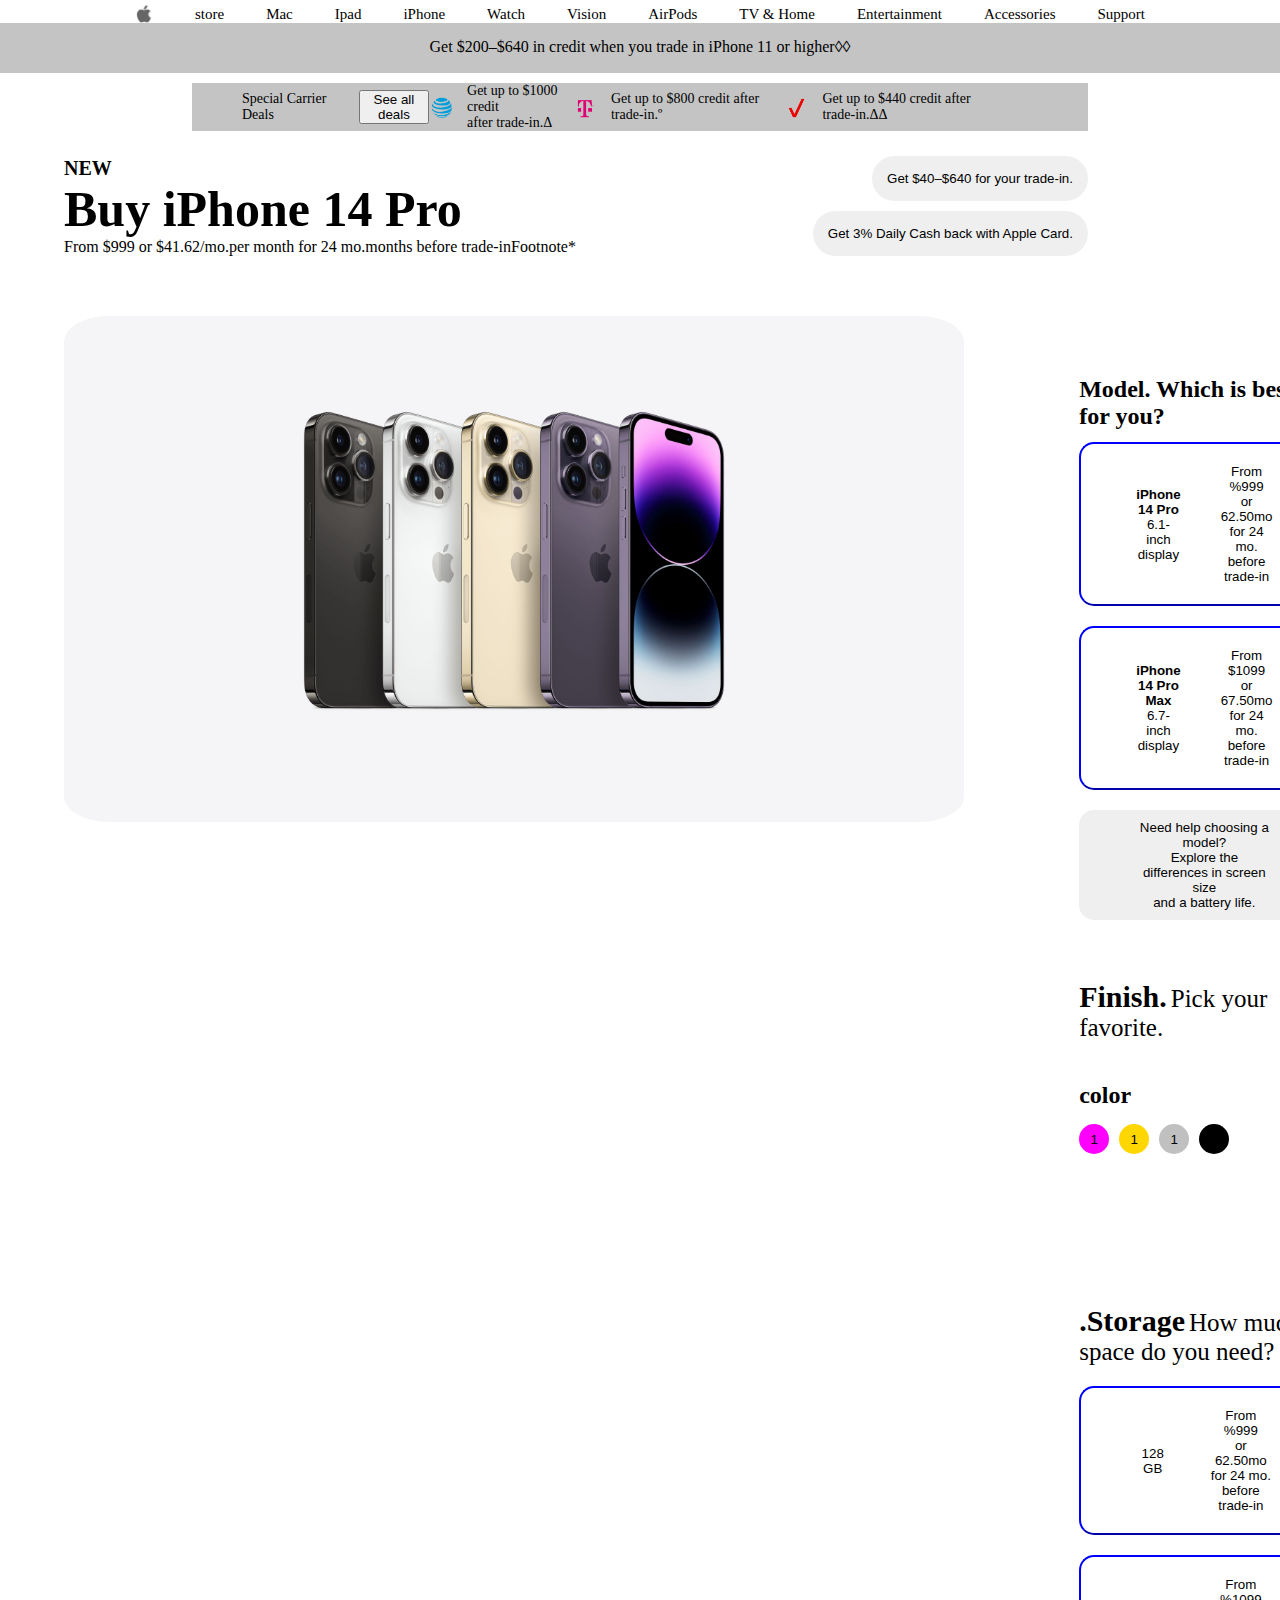
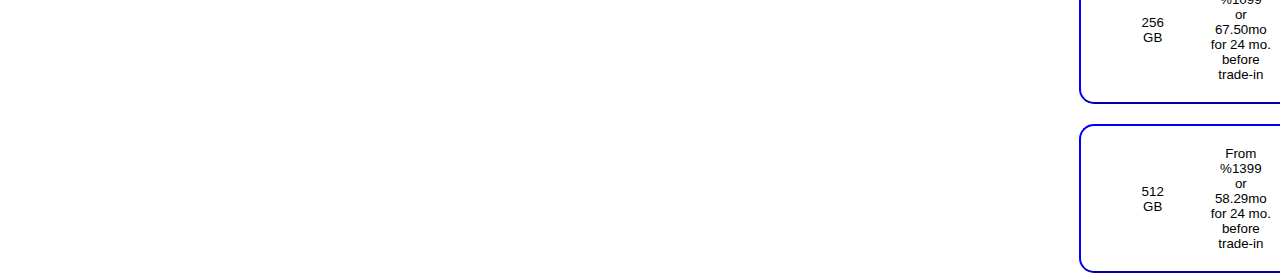
<file: index.html>
<!DOCTYPE html>
<html lang="en">

<head>
    <meta charset="UTF-8">
    <meta name="viewport" content="width=device-width, initial-scale=1.0">
    <title>Document</title>
    <link rel="stylesheet" href="css/style.css">
</head>

<body>


    <header>
        <div class="container">
            <div class="header_box">
                <nav class="menu">

                    <img src="logo/knowledge_graph_logo.png" alt="" width="18">

                    <a href="#">store</a>
                    <a class="A" href="index2.html">Mac</a>
                    <a href="#">Ipad</a>
                    <a href="#">iPhone</a>
                    <a href="#">Watch</a>
                    <a href="#">Vision</a>
                    <a href="#">AirPods</a>
                    <a href="#">TV & Home</a>
                    <a href="#">Entertainment</a>
                    <a href="#">Accessories</a>
                    <a href="#">Support</a>
                </nav>
            </div>

        </div>
        <div class="credit">
            <p>Get $200–$640 in credit when you trade in iPhone 11 or higher◊◊</p>
        </div>

        <div class="deals">
            <div class="deals_flex">
                <div class="logo2">
                    <p>Special Carrier Deals</p>
                    <button class="open">See all deals</button>




                </div>
                <div class="logo1">
                    <img src="logo/desktop-bfe-iphone-step1-bugatti-banner-att.png" alt="" width="25px">
                    <p>Get up to $1000 credit <br> after trade‑in.Δ</p>
                </div>
                <div class="logo1">
                    <img src="logo/desktop-bfe-iphone-step1-bugatti-banner-tmobile.png" alt="" width="25px">
                    <p>Get up to $800 credit after trade‑in.º</p>
                </div>
                <div class="logo1">
                    <img src="logo/desktop-bfe-iphone-step1-bugatti-banner-verizon.png" alt="" width="25px">
                    <p>Get up to $440 credit after trade‑in.ΔΔ</p>
                </div>
            </div>
        </div>
    </header>

    <div class="Buy">
        <div class="buy_right">
            <p>NEW</p>
            <h1>Buy iPhone 14 Pro</h1>
            <p1>From $999 or $41.62/mo.per month for 24 mo.months before trade‑inFootnote*</p1>
        </div>
        <div class="buy_left">
            <button>Get $40–$640 for your trade-in.</button>
            <button>Get 3% Daily Cash back with Apple Card.</button>
        </div>
    </div>

    <div class="main">
        <div class="left_right">
            <div class="left">

                <div class="picture">
                    <img src="img/iphone-14-pro-finish-select-202209-6-1inch_GEO_US.jpg" alt="">
                </div>
            </div>




            <div class="right">
                <h2>Model. Which is best for you?</h2>

                <div class="iphone_btns">
                    <div class="button_first">
                        <button>
                            <p_left>
                                <span class="span1">iPhone 14 Pro</span> <br>
                                <span>6.1-inch display</span>
                            </p_left>
                            <p_right>
                                <span>From %999 <br>or 62.50mo <br>for 24 mo. <br>before trade-in</span>
                            </p_right>
                        </button>
                    </div>
                    <div class="button_second">
                        <button>
                            <p_left>
                                <span class="span1">iPhone 14 Pro Max</span> <br>
                                <span>6.7-inch display</span>
                            </p_left>
                            <p_right>
                                <span>From $1099 <br>or 67.50mo <br>for 24 mo. <br>before trade-in</span>
                            </p_right>
                        </button>
                    </div>
                    <div class="button_third">
                        <button>
                            <span>Need help choosing a model?</span> <br>
                            <p>Explore the differences in screen size <br>and a battery life.</p>
                        </button>
                    </div>
                </div>
                <div class="colors">
                    <span class="span_space">Finish.</span>
                    <span class="pre_span">Pick your favorite.</span>
                    <div class="color">
                        <h2>color</h2>
                        <div class="four_colors">
                            <button class="deep">1</button>
                            <button class="gold">1</button>
                            <button class="silver">1</button>
                            <button class="black">1</button>
                        </div>
                    </div>
                </div>

                <div class="space">
                    <div class="space_h2">
                        <span class="span_space">.Storage</span>
                        <span class="pre_span">How much space do you need?</span>
                    </div>
                </div>
                <div class="b_first">
                    <div class="button_first">
                        <button>
                            <p_left>
                                <span>128 GB </span>
                            </p_left>
                            <p_right>
                                <span>From %999 <br>or 62.50mo <br>for 24 mo. <br>before trade-in</span>
                            </p_right>
                        </button>
                    </div>
                    <div class="button_second">
                        <button>
                            <p_left>
                                <span>256 GB </span>
                            </p_left>
                            <p_right>
                                <span>From %1099 <br>or 67.50mo <br>for 24 mo. <br>before trade-in</span>
                            </p_right>
                        </button>
                    </div>
                    <div class="button_three">
                        <button>
                            <p_left>
                                <span>512 GB </span>
                            </p_left>
                            <p_right>
                                <span>From %1399 <br>or 58.29mo <br>for 24 mo. <br>before trade-in</span>
                            </p_right>
                        </button>
                    </div>
                </div>
            </div>
        </div>
    </div>

    <style>
        * {
            padding: 0;
            margin: 0;
            box-sizing: border-box;
        }

        .model {
            width: 500px;
            height: fit-content;
            padding: 20px;
            border-radius: 14px;
            box-shadow: 8px 8px 10px #c4c4c4;
            position: absolute;
            top: 50%;
            left: 50%;
            translate: -50% -50%;
            background-color: white;
            display: none;

        }

        .modal_bg {
            display: none;
            width: 100%;
            position: absolute;
            top: 0px;
            height: 100%;
            left: 0px;
            height: 100%;
            background-color: rgba(0, 0, 0, .5);
        }

        .modal_window {
            position: absolute;
            display: none;
            left: 50%;
            top: 50%;
            translate: -50% -50%;
            z-index: 99;
            background-color: #fff;
        }

        .modal_window h1 {
            padding: 30px 0px 50px 50px;
            font-family: Inter;
            font-size: 37px;
            font-weight: 600;
            line-height: 44px;
            letter-spacing: 0em;
            text-align: center;
        }

        .window_p {
            font-family: Inter;
            font-size: 18px;
            font-weight: 400;
            line-height: 25px;
            letter-spacing: -0.37400001287460327px;
            text-align: center;
            padding: 40px;
        }

        .window_btn1 {
            background: url(img/Tab\ -\ AT&amp;T\ →\ att-special-deals-selected.png);
        }
    </style>


    <!-- 
    <div class="see">
        <div class="model_bg"></div>
        <div class="model">
            <h1></h1>
        </div>
    </div> -->


    
    <div class="modal_bg">
        <div class="modal">
            <div class="modal_window">
                <button class="close">close</button>
                <div class="window_text">
                    <h1>Incredible carrier deals? We’ve got ‘em right here. 😎</h1>
                    <p class="window_p">When you buy your new iPhone from Apple, you can still get a sweet carrier deal.
                        Just select your trade-in to see how much you can save. Have questions? No worries,
                        our iPhone Specialists are here to help.</p>
                </div>
                <div class="window_buttons">
                    <button class="window_btn1"></button>
                    <button></button>
                    <button></button>
                </div>
            </div>
        </div> 
    </div>


    <script src="index.js"></script>
</body>

</html>
</file>
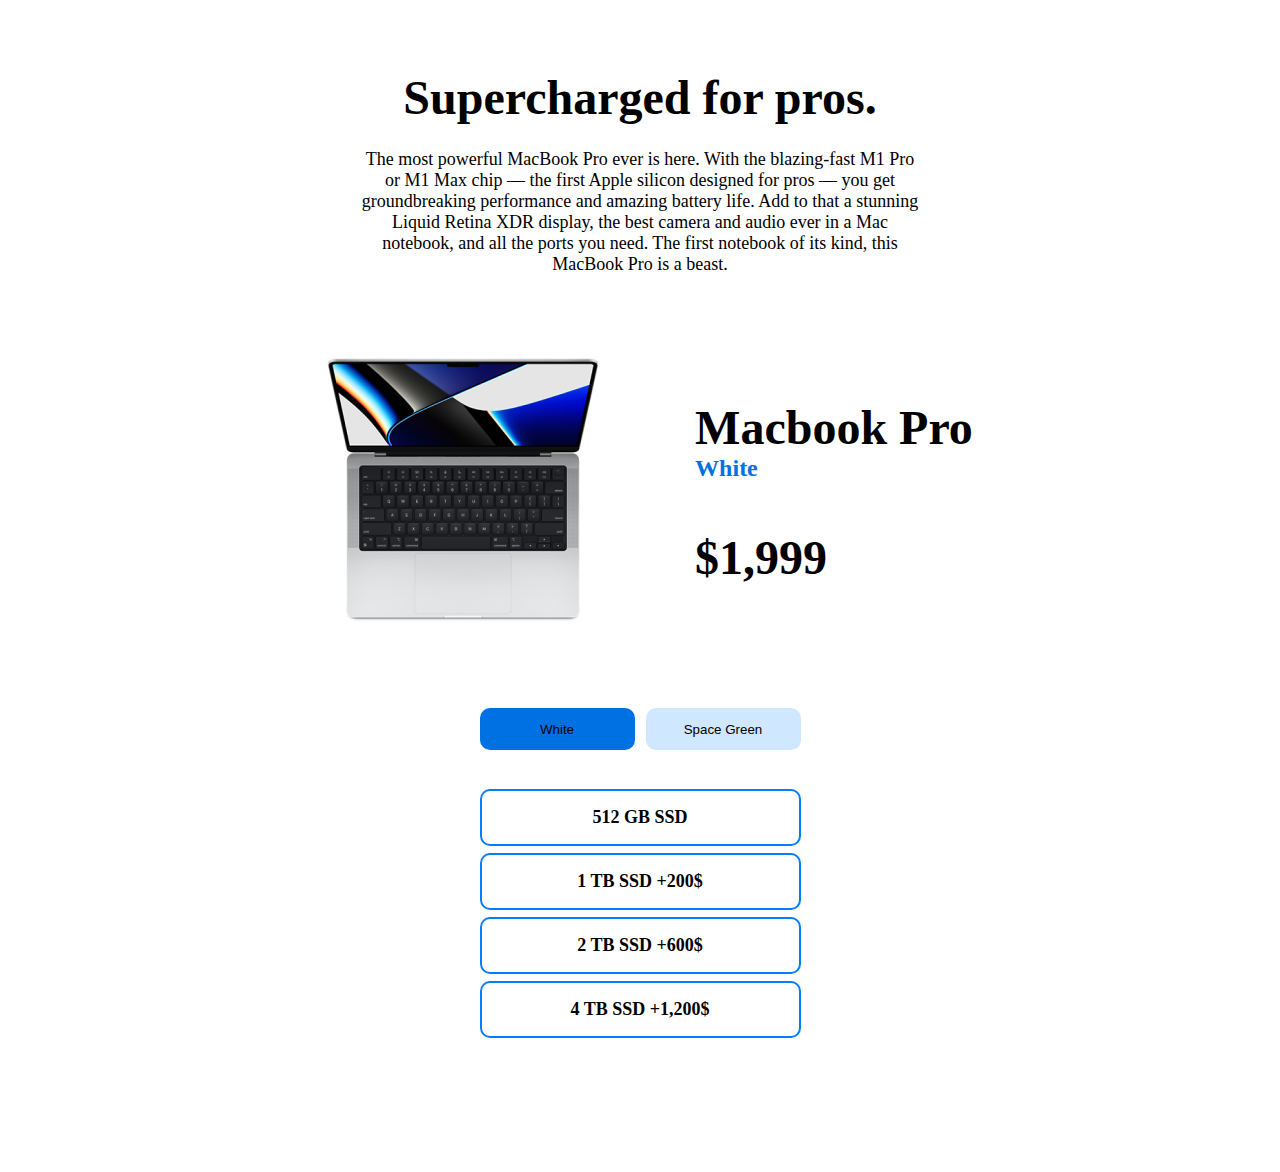
<file: index2.html>
<!DOCTYPE html>
<html lang="en">
<head>
    <meta charset="UTF-8">
    <meta name="viewport" content="width=device-width, initial-scale=1.0">
    <title>Document</title>
    <link rel="stylesheet" href="css/style2.css">
</head>
<body>

    <div class="MacBook">
        <div class="macbook_h1">
            <h1>Supercharged for pros.</h1>
        <p>The most powerful MacBook Pro ever is here. With the blazing-fast M1 Pro or M1 Max chip — the first Apple silicon designed for pros — you get groundbreaking performance and amazing battery life. Add to that a stunning Liquid Retina XDR display, the best camera and audio ever in a Mac notebook, and all the ports you need. The first notebook of its kind, this MacBook Pro is a beast.</p>
        </div>
        <div class="left_right">
            <div class="right">
                <div>
                    <img class="picture" src="img/mbp14-silver-select-202110 1.png" alt="">
                </div>
            </div>
    
            <div class="left">
                <h1>Macbook Pro</h1>
                <div class="p1">
                    <p>White</p>
                </div>
                <div class="p2">
                    <p>$1,999</p>
                </div>
            </div>
        </div>
    </div>

    <div class="buttons_right_left">
        <div class="right_button">
            <button data-col="white">White</button>
        </div>
        <div class="left_button">
            <button data-col="silver">Space Green</button>
        </div>
    </div>

    <div class="storage">
        <button data-add="200">512 GB SSD</button>
        <button data-add="200">1 TB SSD +200$</button>
        <button data-add="600">2 TB SSD +600$</button>
        <button data-add="1,200">4 TB SSD +1,200$</button>
    </div>

    <script src="index2.js"></script>
    
</body>
</html>
</file>
<file: css/style.css>
/* * {
    margin: 0;
    height: 0;
    box-sizing: border-box;
}

.container {
    width: 100%;
    height: 100%;
    display: flex;
    align-items: center;
    justify-content: space-between;
    flex-wrap: wrap;
    gap: 3px;
}

.container .box {
    width: 70px;
    height: 70px;
    border: 1px solid black;
    border-radius: 10px;
    box-shadow: 0px 0px 10px rgb(200, 198, 198);
}

.active {
    animation: colors 1s infinite ;
}

@keyframes colors {
    0% {
        background-color: rgb(0, 255, 255);
    }
    50% {
        background-color: green;
    }
    75% {
        background-color: skyblue;
    }
    100% {
        background-color: pink;
    }
} */

.container {
    width: 1020px;
    margin: 0 auto;
}

header {
    padding: 5px 0;
}

.header_box {
    display: flex;
    align-items: center;
    justify-content: space-between;
}

.menu {
    display: flex;
    align-items: center;
    justify-content: center;
    gap: 42px;
    width: 100%;
}

.menu a{
    color: black;
    text-decoration: none;
    font-size: 15px;
    font-weight: 500;
}

.credit {
    background-color: #c4c4c4;
    width: 100%;
    height: 50px;
    text-align: center;
    margin: 0 auto;
}

.credit p {
    padding-top: 15px;
    text-align: center;
}

.deals {
    width: 70%;
    margin: 0 auto;
    padding-top: 10px;
}

.deals_flex {
    display: flex;
    align-items: center;
    justify-content: space-between;
    background-color: #c4c4c4;
    padding-left: 50px;
    padding-right: 80px;
}

.logo1 {
    display: flex;
    align-items: center;
    justify-content: space-between;
    gap: 13px;
    font-size: 14px;
}

.logo2 {
    display: flex;
    align-items: center;
    justify-content: space-between;
    gap: 13px;
    font-size: 14px;
}

.main {
    width: 100%;
}

.left_right {
    display: flex;
    width: 90%;
    margin: 0 auto;
}

.right {
    padding-top: 100px;
}


.Buy p{
    font-size: 20px;
    font-weight: 700;
}

.Buy h1 {
    font-size: 50px;
}

.picture {
    padding-top: 40px;
}

.picture img {
    border-radius: 5%;
    width: 900px;
    text-decoration: 3s;
}

.Buy {
    width: 90%;
    padding: 20px;
    padding-left: 5%;
    padding-right: 5%;
}

.Buy {
    display: flex;
    align-items: center;
    justify-content: space-between;
}

.buy_left {
    display: flex;
    align-items: flex-end;
    flex-direction: column;
    gap: 10px;
}

.buy_left button {
    padding: 15px;
    border-radius: 100px;
    border: none;
    cursor: pointer;
}

.left {
    padding-right: 10%;
}

.picture{
    top: 20px;
    position: sticky;
}

.span1 {
    font-weight: 600;
}

.iphone_btns {
    padding-top: 12px;
}

.button_second {
    padding-top: 20px;
}

.button_first button {
    background-color: white;
    border-color: blue;
    border-width: 2px;
    padding: 20px 55px;
    border-radius: 15px;
    display: flex;
    align-items: center;
    justify-content: space-between; 
    gap: 40px;
}

.button_second button{
    background-color: white;
    border-color: blue;
    border-width: 2px;
    padding: 20px 55px;
    border-radius: 15px;
    display: flex;
    align-items: center;
    justify-content: space-between; 
    gap: 40px;
}

.button_third {
    padding-top: 20px;
}

.button_third button{
    border: none;
    padding: 10px 58px;
    border-radius: 15px;
}

.colors {
    padding-top: 60px;
}

.colors p1 {
    font-size: 30px;
}

.colors p2 {
    font-size: 23px;
}



.colors h2 {
    padding-top: 40px;
}

.four_colors {
    display: flex;
    align-items: center;
    justify-content: flex-start;
    gap: 10px;
    padding-top: 15px;
}

.four_colors button {
    width: 30px;
    height: 30px;
    border-radius: 50%;
    border: none;
}

.deep {
    background-color: rgb(255, 0, 255);
}

.gold {
    background-color: gold;
}

.silver {
    background-color: silver;
}

.black {
    background-color: black;
}










.space {
    padding-top: 150px;
}

.span_space {
    font-size: 30px;
    font-weight: 600;
}

.pre_span {
    font-size: 25px;
}

.b_first {
    padding-top: 20px;
}

.button_three {
    padding-top: 20px;
}

.button_three button{
    background-color: white;
    border-color: blue;
    border-width: 2px;
    padding: 20px 55px;
    border-radius: 15px;
    display: flex;
    align-items: center;
    justify-content: space-between; 
    gap: 40px;
}

.active {
    border: 2px solid blue;
}
</file>
<file: css/style2.css>
* {
    padding: 0;
    margin: 0;
    box-sizing: border-box;
}

h1 {
    font-size: 48px;
    text-align: center;
    font-weight: 700;
}

.macbook_h1 {
    padding: 70px 360px;
}

.macbook_h1 p {
    text-align: center;
    font-size: 18px;
    padding-top: 24px;
}

.left_right {
    display: flex;
    align-items: center;
    justify-content: center;
    gap: 76px;
}

.p1 p{
    color: #0071E3;
    font-family: Gilroy;
    font-size: 24px;
    font-style: normal;
    font-weight: 700;
    line-height: normal;
}

.p2 {
    padding-top: 48px;
}

.p2 p {
    color: #000;
font-family: Gilroy;
font-size: 48px;
font-style: normal;
font-weight: 700;
line-height: normal;
}

.buttons_right_left {
    padding-top: 69px;
    display: flex;
    align-items: center;
    justify-content: center;
    gap: 11px;
}

.right_button button {
    border-radius: 10px;
    background: #0071E3;
    width: 155px;
    height: 42px;
    flex-shrink: 0;
    border: none;
}

.left_button button {
    border-radius: 10px;
    background: #CFE7FF;
    width: 155px;
    height: 42px;
    flex-shrink: 0;
    border: none;
}

.storage {
    display: flex;
    align-items: center;
    flex-direction: column;
    padding-top: 39px;
    gap: 7px;
    padding-bottom: 134px;
}

.storage button {
    width: 321px;
    height: 57px;
    flex-shrink: 0;
    border-radius: 10px;
    border: 2px solid #007FFF;
    background-color: white;
    color: #000;
    font-family: Gilroy;
    font-size: 18px;
    font-style: normal;
    font-weight: 600;
    line-height: normal;
}



.active {
    border: 2px solid blue;
}
</file>
